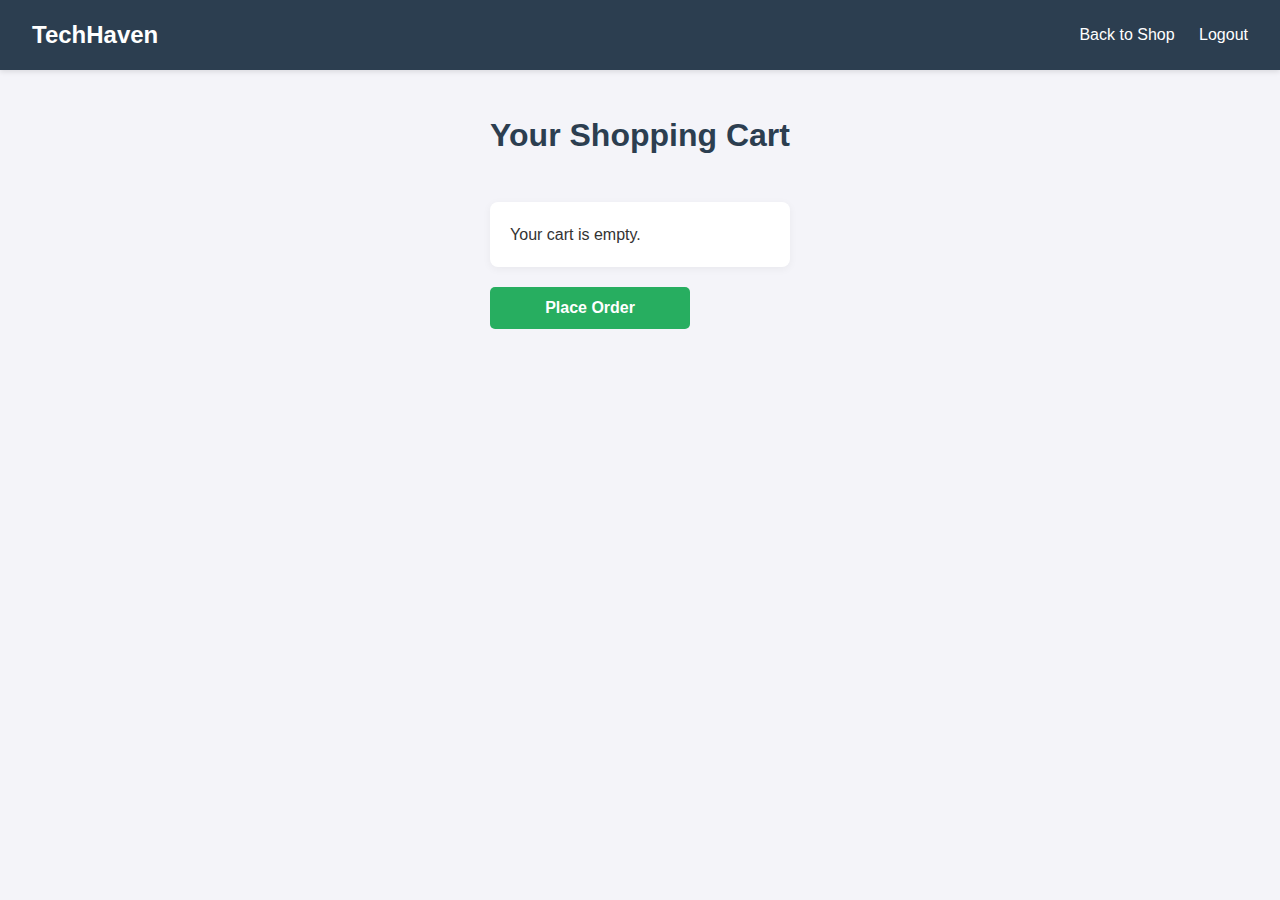
<file: src/main/WEB/cart.html>
<!DOCTYPE html>
<html lang="en">
<head>
    <meta charset="UTF-8">
    <title>My Cart - TechHaven</title>
    <link rel="stylesheet" href="css/style.css">
</head>
<body>

    <nav>
        <h2>TechHaven</h2>
        <div>
            <a href="products.html">Back to Shop</a>
            <a href="#" onclick="logout()">Logout</a>
        </div>
    </nav>

    <div class="container">
        <h1>Your Shopping Cart</h1>
        <div id="cart-contents">
            </div>
        
        <button onclick="checkout()" style="width: 200px; margin-top: 20px;">
            Place Order
        </button>
    </div>

    <script src="js/api.js"></script>
    <script src="js/cart.js"></script>
    <script>
        // Simple logic to show what's in LocalStorage
        const cart = JSON.parse(localStorage.getItem("cart")) || [];
        const container = document.getElementById("cart-contents");
        
        if(cart.length === 0) {
            container.innerHTML = "<p>Your cart is empty.</p>";
        } else {
            let html = "<ul>";
            cart.forEach(item => {
                html += `<li>Product ID: ${item.productId} | Quantity: ${item.quantity}</li>`;
            });
            html += "</ul>";
            container.innerHTML = html;
        }
    </script>
</body>
</html>
</file>
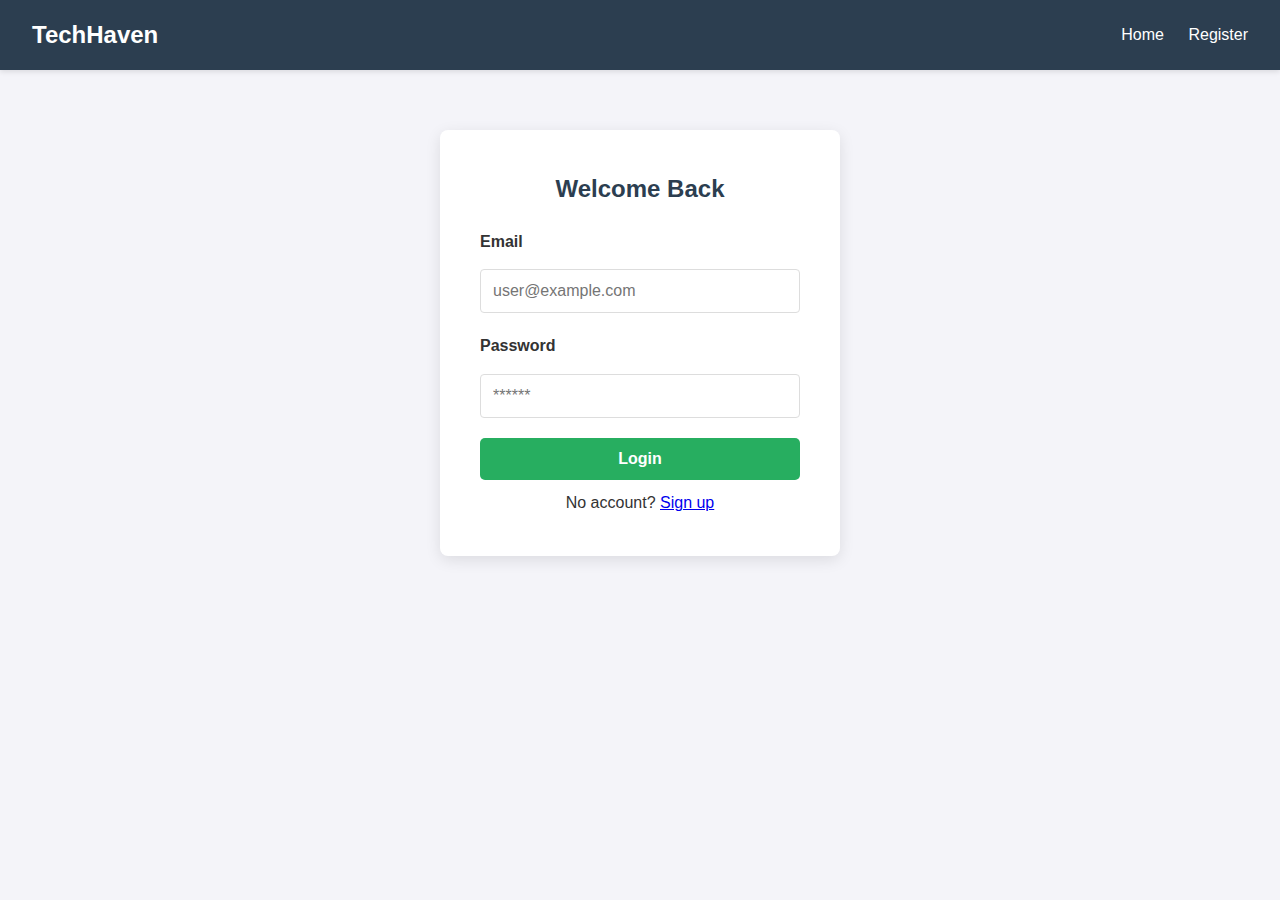
<file: src/main/WEB/login.html>
<!DOCTYPE html>
<html lang="en">
<head>
    <meta charset="UTF-8">
    <meta name="viewport" content="width=device-width, initial-scale=1.0">
    <title>Login - TechHaven</title>
    <link rel="stylesheet" href="css/style.css">
</head>
<body>

    <nav>
        <h2>TechHaven</h2>
        <div>
            <a href="index.html">Home</a>
            <a href="register.html">Register</a>
        </div>
    </nav>

    <div class="form-box">
        <h2 style="text-align: center;">Welcome Back</h2>
        <form id="login-form">
            <label>Email</label>
            <input type="email" id="email" required placeholder="user@example.com">
            
            <label>Password</label>
            <input type="password" id="password" required placeholder="******">
            
            <button type="submit">Login</button>
        </form>
        <p style="text-align: center; margin-top: 10px;">
            No account? <a href="register.html">Sign up</a>
        </p>
    </div>

    <script src="js/api.js"></script>
    <script src="js/auth.js"></script>
</body>
</html>
</file>
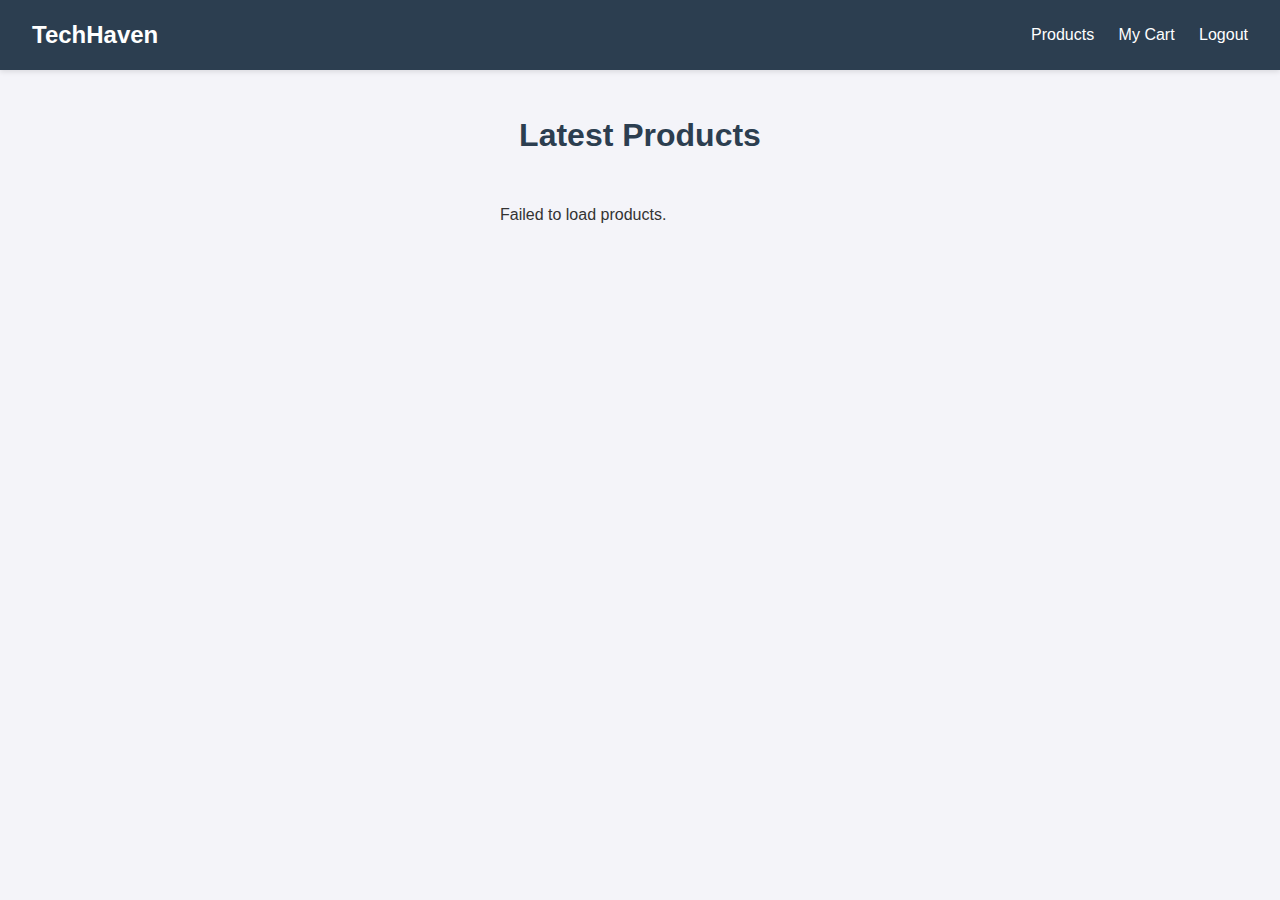
<file: src/main/WEB/products.html>
<!DOCTYPE html>
<html lang="en">
<head>
    <meta charset="UTF-8">
    <meta name="viewport" content="width=device-width, initial-scale=1.0">
    <title>Marketplace - TechHaven</title>
    <link rel="stylesheet" href="css/style.css">
</head>
<body>

    <nav>
        <h2>TechHaven</h2>
        <div>
            <a href="products.html">Products</a>
            <a href="cart.html">My Cart</a>
            <a href="#" onclick="logout()">Logout</a>
        </div>
    </nav>

    <div class="container">
        <h1>Latest Products</h1>
        <div id="product-list" class="product-grid">
            <p>Loading products...</p>
        </div>
    </div>

    <script src="js/api.js"></script>
    <script src="js/cart.js"></script> <script src="js/products.js"></script>
    
    <script>
        function logout() {
            localStorage.removeItem("jwt_token");
            window.location.href = "login.html";
        }
    </script>
</body>
</html>
</file>
<file: src/main/WEB/css/style.css>
/* css/style.css */
body {
    font-family: 'Segoe UI', Tahoma, Geneva, Verdana, sans-serif;
    margin: 0;
    padding: 0;
    background-color: #f4f4f9;
    color: #333;
}

/* Navigation Bar */
nav {
    background-color: #2c3e50;
    padding: 1rem;
    display: flex;
    justify-content: space-between;
    align-items: center;
    color: white;
}

nav a {
    color: white;
    text-decoration: none;
    margin-left: 15px;
    font-weight: bold;
}

nav a:hover {
    color: #3498db;
}

/* Containers */
.container {
    max-width: 1200px;
    margin: 20px auto;
    padding: 0 20px;
}

/* Forms (Login/Register) */
.form-box {
    background: white;
    width: 350px;
    margin: 50px auto;
    padding: 30px;
    box-shadow: 0 4px 8px rgba(0,0,0,0.1);
    border-radius: 8px;
}

input {
    width: 100%;
    padding: 10px;
    margin: 10px 0;
    border: 1px solid #ddd;
    border-radius: 4px;
    box-sizing: border-box; /* Ensures padding doesn't break width */
}

button {
    width: 100%;
    padding: 10px;
    background-color: #27ae60;
    color: white;
    border: none;
    border-radius: 4px;
    cursor: pointer;
    font-size: 16px;
}

button:hover {
    background-color: #219150;
}

/* Product Grid */
.product-grid {
    display: grid;
    grid-template-columns: repeat(auto-fill, minmax(250px, 1fr));
    gap: 20px;
}

.product-card {
    background: white;
    border-radius: 8px;
    padding: 15px;
    box-shadow: 0 2px 5px rgba(0,0,0,0.05);
    text-align: center;
    transition: transform 0.2s;
}

.product-card:hover {
    transform: translateY(-5px);
}

.product-card img {
    max-width: 100%;
    height: 150px;
    object-fit: cover;
    margin-bottom: 10px;
}

.price {
    color: #e67e22;
    font-size: 1.2rem;
    font-weight: bold;
    margin: 10px 0;
}
/* =========================================
   1. GLOBAL VARIABLES & RESET
   ========================================= */
:root {
    --primary-color: #2c3e50;    /* Dark Blue (Nav) */
    --accent-color: #3498db;     /* Light Blue (Links/Highlight) */
    --success-color: #27ae60;    /* Green (Buttons) */
    --success-hover: #219150;    /* Darker Green */
    --danger-color: #e74c3c;     /* Red (Delete/Logout) */
    --bg-color: #f4f4f9;         /* Light Grey Background */
    --text-color: #333;          /* Dark Grey Text */
    --white: #ffffff;
}

* {
    box-sizing: border-box;
    margin: 0;
    padding: 0;
}

body {
    font-family: 'Segoe UI', Tahoma, Geneva, Verdana, sans-serif;
    background-color: var(--bg-color);
    color: var(--text-color);
    line-height: 1.6;
    min-height: 100vh;
    display: flex;
    flex-direction: column;
}

/* =========================================
   2. NAVIGATION BAR (All Pages)
   ========================================= */
nav {
    background-color: var(--primary-color);
    padding: 1rem 2rem;
    display: flex;
    justify-content: space-between;
    align-items: center;
    box-shadow: 0 2px 5px rgba(0,0,0,0.1);
}

nav h2 {
    color: var(--white);
    margin: 0;
    font-size: 1.5rem;
}

nav div a {
    color: var(--white);
    text-decoration: none;
    margin-left: 20px;
    font-weight: 500;
    transition: color 0.3s;
}

nav div a:hover {
    color: var(--accent-color);
}

/* =========================================
   3. LAYOUT & CONTAINERS
   ========================================= */
.container {
    max-width: 1200px;
    margin: 40px auto;
    padding: 0 20px;
    flex: 1; /* Pushes footer down if we add one */
}

h1 {
    text-align: center;
    margin-bottom: 40px;
    color: var(--primary-color);
}

/* =========================================
   4. INDEX PAGE (Hero & Features)
   ========================================= */
.hero {
    text-align: center;
    padding: 80px 20px;
    background: linear-gradient(135deg, var(--primary-color), var(--accent-color));
    color: var(--white);
    margin-bottom: 20px;
}

.hero h1 {
    color: var(--white);
    font-size: 3rem;
    margin-bottom: 10px;
}

.hero p {
    font-size: 1.25rem;
    margin-bottom: 30px;
    opacity: 0.9;
}

.features {
    display: flex;
    flex-wrap: wrap;
    justify-content: center;
    gap: 30px;
    margin-top: 50px;
}

.feature-item {
    background: var(--white);
    padding: 30px;
    border-radius: 8px;
    box-shadow: 0 2px 10px rgba(0,0,0,0.05);
    max-width: 300px;
    text-align: center;
}

.feature-item h3 {
    color: var(--primary-color);
    margin-bottom: 10px;
}

/* =========================================
   5. FORMS (Login & Register)
   ========================================= */
.form-box {
    background: var(--white);
    width: 100%;
    max-width: 400px;
    margin: 60px auto;
    padding: 40px;
    box-shadow: 0 4px 15px rgba(0,0,0,0.1);
    border-radius: 8px;
}

.form-box h2 {
    margin-bottom: 20px;
    color: var(--primary-color);
}

form label {
    display: block;
    margin-bottom: 5px;
    font-weight: bold;
    color: var(--text-color);
}

form input {
    width: 100%;
    padding: 12px;
    margin-bottom: 20px;
    border: 1px solid #ddd;
    border-radius: 4px;
    font-size: 16px;
}

form input:focus {
    border-color: var(--accent-color);
    outline: none;
}

/* =========================================
   6. PRODUCT GRID (Products Page)
   ========================================= */
.product-grid {
    display: grid;
    grid-template-columns: repeat(auto-fill, minmax(280px, 1fr));
    gap: 30px;
}

.product-card {
    background: var(--white);
    border-radius: 10px;
    padding: 20px;
    box-shadow: 0 2px 8px rgba(0,0,0,0.08);
    text-align: center;
    transition: transform 0.2s, box-shadow 0.2s;
    display: flex;
    flex-direction: column;
    justify-content: space-between;
}

.product-card:hover {
    transform: translateY(-5px);
    box-shadow: 0 5px 15px rgba(0,0,0,0.15);
}

.product-card img {
    max-width: 100%;
    height: 180px;
    object-fit: contain; /* Keeps image aspect ratio */
    margin-bottom: 15px;
}

.product-card h3 {
    font-size: 1.2rem;
    margin-bottom: 10px;
}

.price {
    color: #e67e22; /* Orange for price */
    font-size: 1.4rem;
    font-weight: bold;
    margin: 10px 0;
}

/* =========================================
   7. CART PAGE (Tables & Lists)
   ========================================= */
#cart-contents {
    background: var(--white);
    padding: 20px;
    border-radius: 8px;
    box-shadow: 0 2px 8px rgba(0,0,0,0.05);
}

#cart-contents ul {
    list-style: none;
}

#cart-contents li {
    padding: 15px;
    border-bottom: 1px solid #eee;
    display: flex;
    justify-content: space-between;
    align-items: center;
}

#cart-contents li:last-child {
    border-bottom: none;
}

/* =========================================
   8. BUTTONS
   ========================================= */
button, .cta-button {
    display: inline-block;
    background-color: var(--success-color);
    color: var(--white);
    padding: 12px 20px;
    border: none;
    border-radius: 5px;
    cursor: pointer;
    font-size: 1rem;
    font-weight: bold;
    text-decoration: none;
    transition: background-color 0.3s;
    text-align: center;
}

button:hover, .cta-button:hover {
    background-color: var(--success-hover);
}

/* Button variant for Delete/Logout/Cancel if needed */
.btn-danger {
    background-color: var(--danger-color);
}

.btn-danger:hover {
    background-color: #c0392b;
}
</file>
